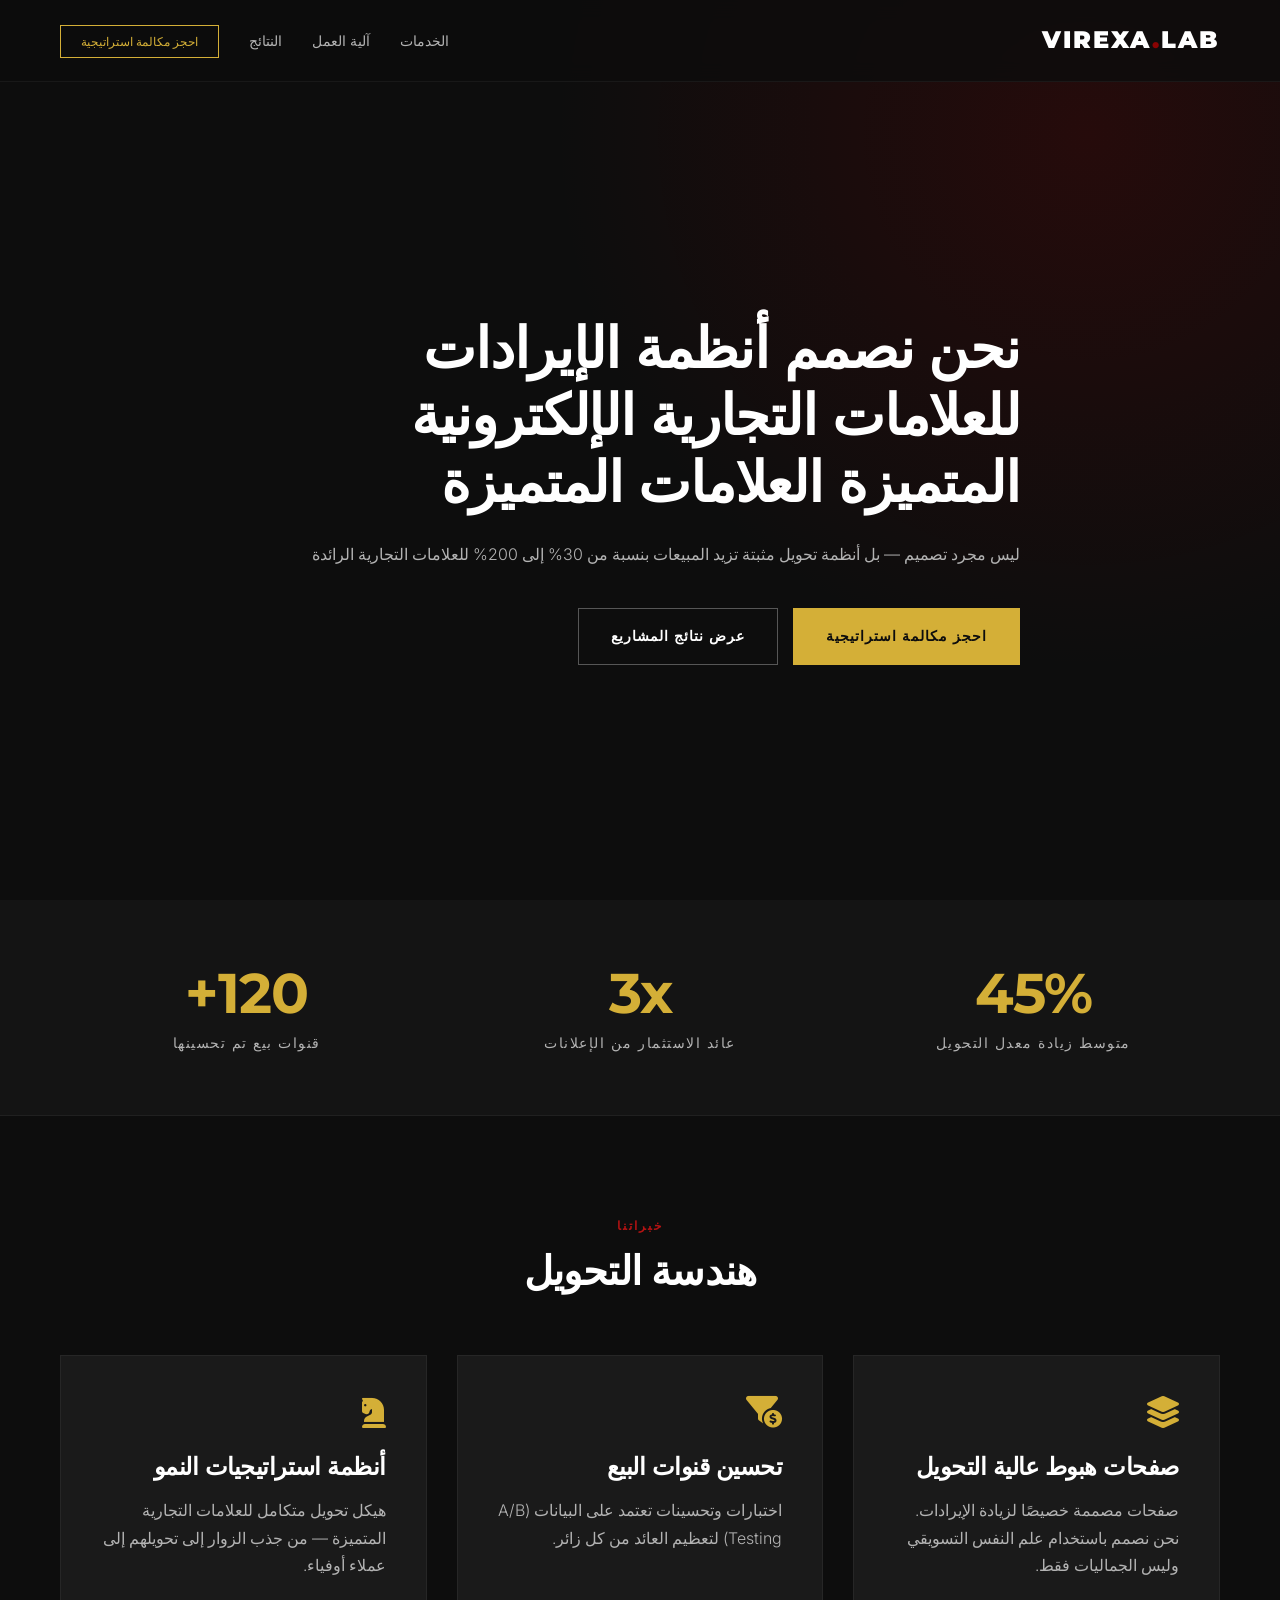
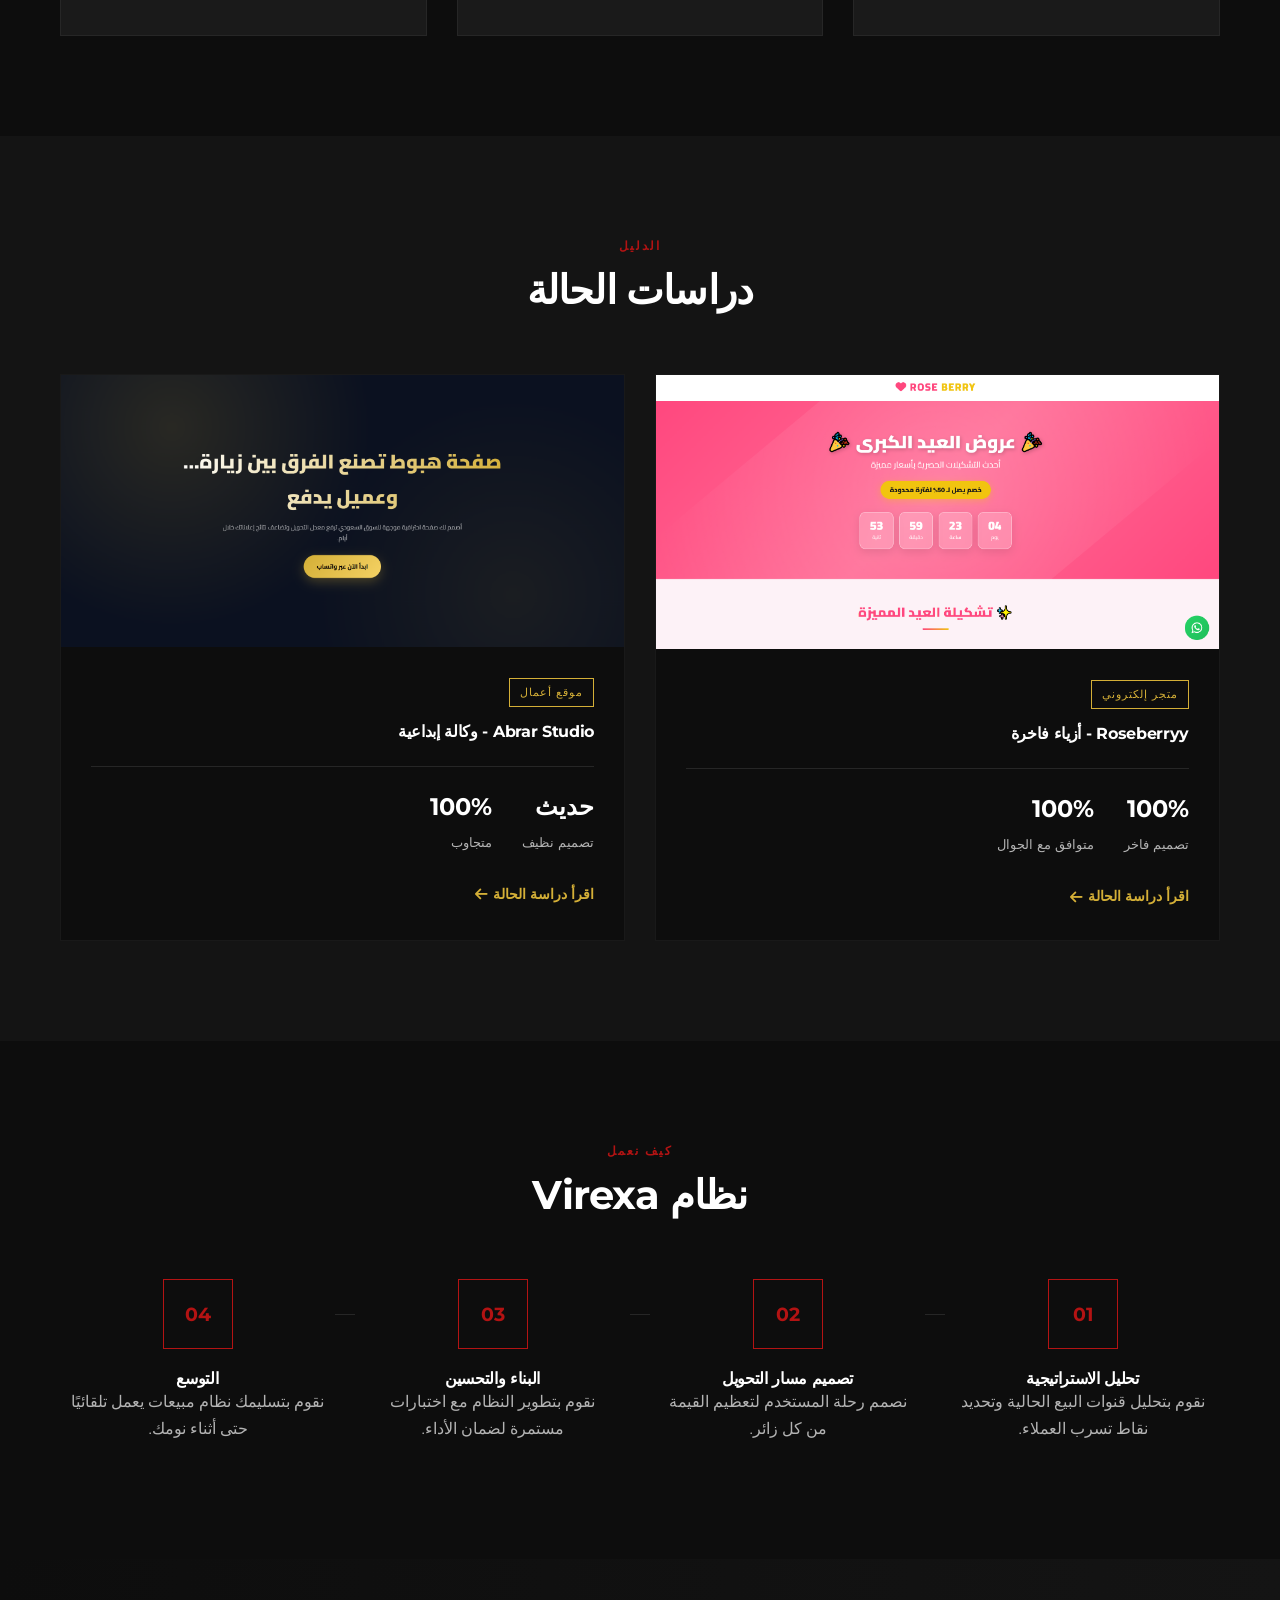
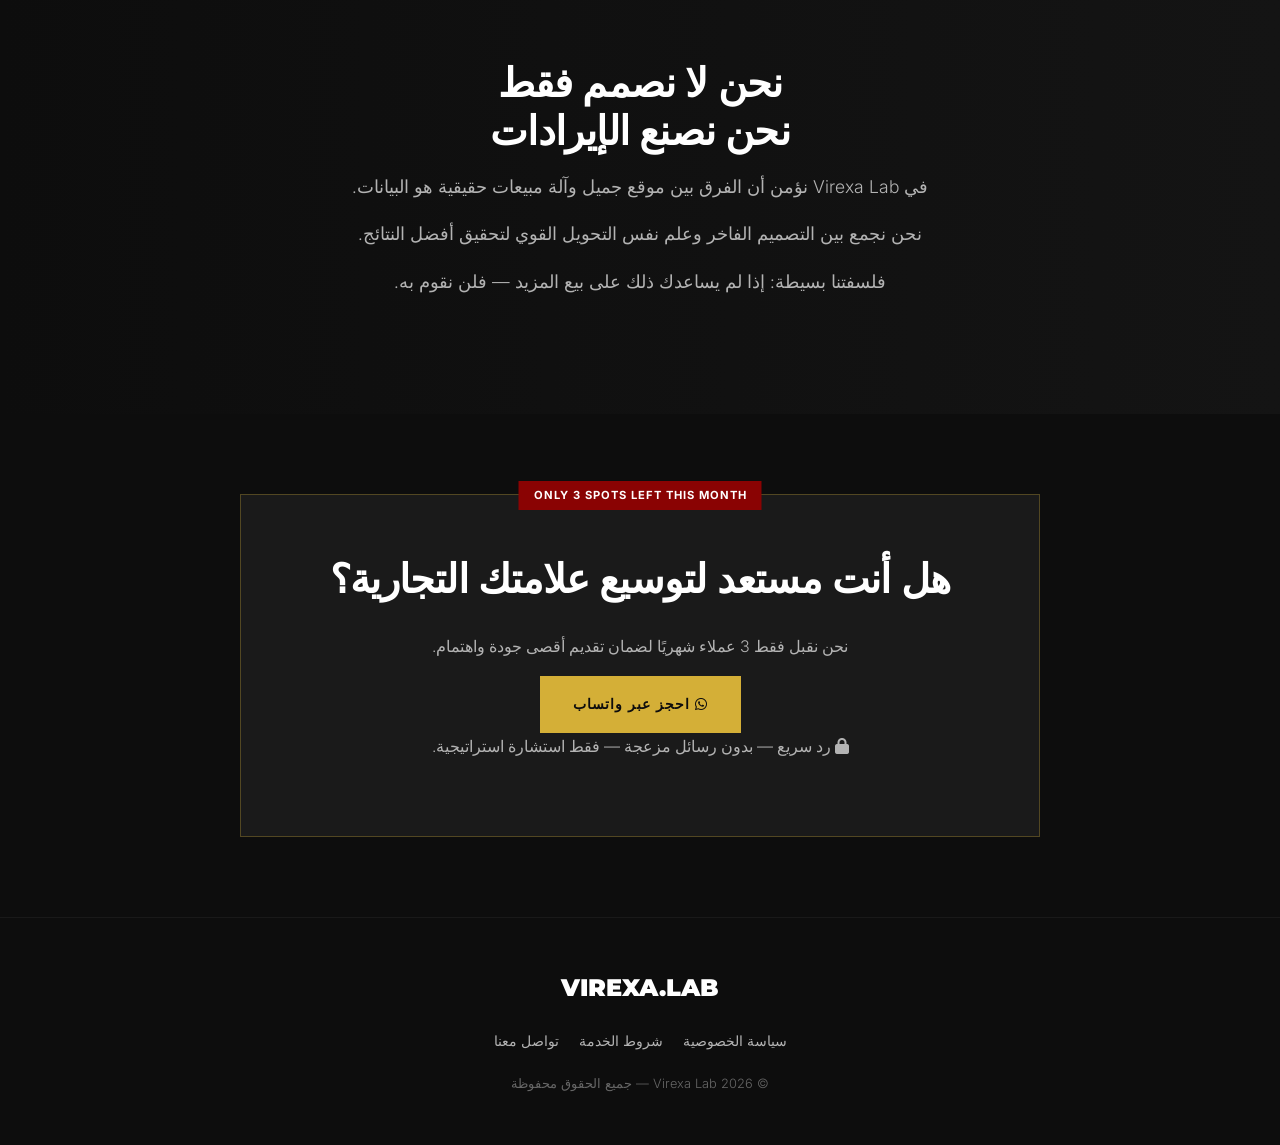
<file: index.html>
<!DOCTYPE html>
<html lang="ar" dir="rtl">
<head>
    <meta charset="UTF-8">
    <meta name="viewport" content="width=device-width, initial-scale=1.0">
<link rel="icon" type="image/png" href="logo.png">

<link rel="apple-touch-icon" href="logo.png">

    <meta name="description" content="يقوم Virexa Lab ببناء قنوات تحويل عالية الأداء وأنظمة نمو للعلامات التجارية المتميزة لزيادة الإيرادات باستخدام استراتيجيات تعتمد على البيانات.">

    <!-- Open Graph -->
    <meta property="og:title" content="Virexa Lab | أنظمة تحويل عالية القيمة">
    <meta property="og:description" content="نقوم ببناء أنظمة تحويل ومبيعات للعلامات التجارية الفاخرة.">
    <meta property="og:image" content="https://images.unsplash.com/photo-1550684848-fac1c5b4e853?auto=format&fit=crop&w=1200&q=80">

    <!-- Google Fonts -->
    <link rel="preconnect" href="https://fonts.googleapis.com">
    <link rel="preconnect" href="https://fonts.gstatic.com" crossorigin>
    <link href="https://fonts.googleapis.com/css2?family=Inter:wght@300;400;600&family=Montserrat:wght@400;700;900&display=swap" rel="stylesheet">

    <!-- Icons -->
    <link rel="stylesheet" href="https://cdnjs.cloudflare.com/ajax/libs/font-awesome/6.0.0/css/all.min.css">

    <link rel="stylesheet" href="style.css">
</head>

<body>

<!-- Navigation -->
<nav class="navbar">
    <div class="container">
        <a href="#" class="logo">VIREXA<span class="dot">.</span>LAB</a>

        <ul class="nav-links">
            <li><a href="#services">الخدمات</a></li>
            <li><a href="#process">آلية العمل</a></li>
            <li><a href="#case-studies">النتائج</a></li>
            <li><a href="#contact" class="btn-nav">احجز مكالمة استراتيجية</a></li>
        </ul>

        <div class="menu-toggle">
            <i class="fas fa-bars"></i>
        </div>
    </div>
</nav>

<!-- Hero Section -->
<header class="hero">
    <div class="hero-bg"></div>

    <div class="container hero-content">

        <h1 class="fade-in">
            نحن نصمم أنظمة الإيرادات للعلامات التجارية الإلكترونية المتميزة
            <span class="highlight">العلامات المتميزة</span>
        </h1>

        <p class="fade-in delay-1">
            ليس مجرد تصميم — بل أنظمة تحويل مثبتة تزيد المبيعات بنسبة من 30% إلى 200% للعلامات التجارية الرائدة
        </p>

        <div class="hero-btns fade-in delay-2">
            <a href="#contact" class="btn btn-primary">احجز مكالمة استراتيجية</a>
            <a href="case-studies.html" class="btn btn-secondary">عرض نتائج المشاريع</a>
        </div>

    </div>
</header>

<!-- Social Proof -->
<section class="stats">
    <div class="container">
        <div class="stats-grid">

            <div class="stat-item">
                <h3>45%</h3>
                <p>متوسط زيادة معدل التحويل</p>
            </div>

            <div class="stat-item">
                <h3>3x</h3>
                <p>عائد الاستثمار من الإعلانات</p>
            </div>

            <div class="stat-item">
                <h3>120+</h3>
                <p>قنوات بيع تم تحسينها</p>
            </div>

        </div>
    </div>
</section>

<!-- Services -->
<section id="services" class="services">

<div class="container">

<div class="section-header">
<span class="subtitle">خبراتنا</span>
<h2>هندسة التحويل</h2>
</div>

<div class="services-grid">

<div class="service-card">
<i class="fas fa-layer-group"></i>
<h3>صفحات هبوط عالية التحويل</h3>
<p>
صفحات مصممة خصيصًا لزيادة الإيرادات. نحن نصمم باستخدام علم النفس التسويقي وليس الجماليات فقط.
</p>
</div>

<div class="service-card">
<i class="fas fa-funnel-dollar"></i>
<h3>تحسين قنوات البيع</h3>
<p>
اختبارات وتحسينات تعتمد على البيانات (A/B Testing) لتعظيم العائد من كل زائر.
</p>
</div>

<div class="service-card">
<i class="fas fa-chess-knight"></i>
<h3>أنظمة استراتيجيات النمو</h3>
<p>
هيكل تحويل متكامل للعلامات التجارية المتميزة — من جذب الزوار إلى تحويلهم إلى عملاء أوفياء.
</p>
</div>

</div>
</div>
</section>

<!-- Case Studies -->
<section id="case-studies" class="case-studies">

<div class="container">

<div class="section-header">
<span class="subtitle">الدليل</span>
<h2>دراسات الحالة</h2>
</div>

<div class="case-grid">

<!-- Case 1 -->
<div class="case-card">
<img src="roseberryy.jpg.png" alt="مشروع Roseberryy">

<div class="case-content">
<span class="tag">متجر إلكتروني</span>

<h4>Roseberryy - أزياء فاخرة</h4>

<div class="case-stats">
<div><strong>100%</strong> <span>تصميم فاخر</span></div>
<div><strong>100%</strong> <span>متوافق مع الجوال</span></div>
</div>

<a href="case-studies.html">
اقرأ دراسة الحالة <i class="fas fa-arrow-left"></i>
</a>

</div>
</div>

<!-- Case 2 -->
<div class="case-card">

<img src="abrarstudio.jpg.png" alt="مشروع Abrar Studio">

<div class="case-content">

<span class="tag">موقع أعمال</span>

<h4>Abrar Studio - وكالة إبداعية</h4>

<div class="case-stats">
<div><strong>حديث</strong> <span>تصميم نظيف</span></div>
<div><strong>100%</strong> <span>متجاوب</span></div>
</div>

<a href="case-studies.html">
اقرأ دراسة الحالة <i class="fas fa-arrow-left"></i>
</a>

</div>
</div>

</div>
</div>
</section>

<!-- Process -->
<section id="process" class="process">

<div class="container">

<div class="section-header">
<span class="subtitle">كيف نعمل</span>
<h2>نظام Virexa</h2>
</div>

<div class="process-steps">

<div class="step">
<div class="step-number">01</div>
<h4>تحليل الاستراتيجية</h4>
<p>نقوم بتحليل قنوات البيع الحالية وتحديد نقاط تسرب العملاء.</p>
</div>

<div class="step">
<div class="step-number">02</div>
<h4>تصميم مسار التحويل</h4>
<p>نصمم رحلة المستخدم لتعظيم القيمة من كل زائر.</p>
</div>

<div class="step">
<div class="step-number">03</div>
<h4>البناء والتحسين</h4>
<p>نقوم بتطوير النظام مع اختبارات مستمرة لضمان الأداء.</p>
</div>

<div class="step">
<div class="step-number">04</div>
<h4>التوسع</h4>
<p>نقوم بتسليمك نظام مبيعات يعمل تلقائيًا حتى أثناء نومك.</p>
</div>

</div>
</div>
</section>

<!-- About -->
<section class="about">

<div class="container">

<div class="about-content">

<h2>
نحن لا نصمم فقط<br>
نحن نصنع الإيرادات
</h2>

<p>
في Virexa Lab نؤمن أن الفرق بين موقع جميل وآلة مبيعات حقيقية هو البيانات.
</p>

<p>
نحن نجمع بين التصميم الفاخر وعلم نفس التحويل القوي لتحقيق أفضل النتائج.
</p>

<p>
فلسفتنا بسيطة: إذا لم يساعدك ذلك على بيع المزيد — فلن نقوم به.
</p>

</div>
</div>
</section>

<!-- CTA -->
<section id="contact" class="cta-section">

<div class="container">

<div class="cta-box">

<h2>هل أنت مستعد لتوسيع علامتك التجارية؟</h2>

<p>
نحن نقبل فقط 3 عملاء شهريًا لضمان تقديم أقصى جودة واهتمام.
</p>

<div class="booking-options">

<a href="https://wa.me/967779720318?text=Hi%20Virexa%20Lab,%20I%20want%20to%20book%20a%20strategy%20call"
target="_blank"
class="btn btn-primary btn-whatsapp">

<i class="fab fa-whatsapp"></i>
احجز عبر واتساب

</a>

</div>

<p class="note">
<i class="fas fa-lock"></i>
رد سريع — بدون رسائل مزعجة — فقط استشارة استراتيجية.
</p>

</div>
</div>
</section>

<!-- Footer -->
<footer>

<div class="container footer-content">

<div class="footer-logo">
VIREXA<span class="dot">.</span>LAB
</div>

<div class="footer-links">
<a href="privacy.html">سياسة الخصوصية</a>
<a href="terms.html">شروط الخدمة</a>
<a href="#contact">تواصل معنا</a>
</div>
<div class="copyright">
© <span id="year"></span> Virexa Lab — جميع الحقوق محفوظة
</div>
</div>
</footer>
<script>document.getElementById("year").textContent = new Date().getFullYear();</script>

<script src="script.js"></script>

</body>
</html>
</file>
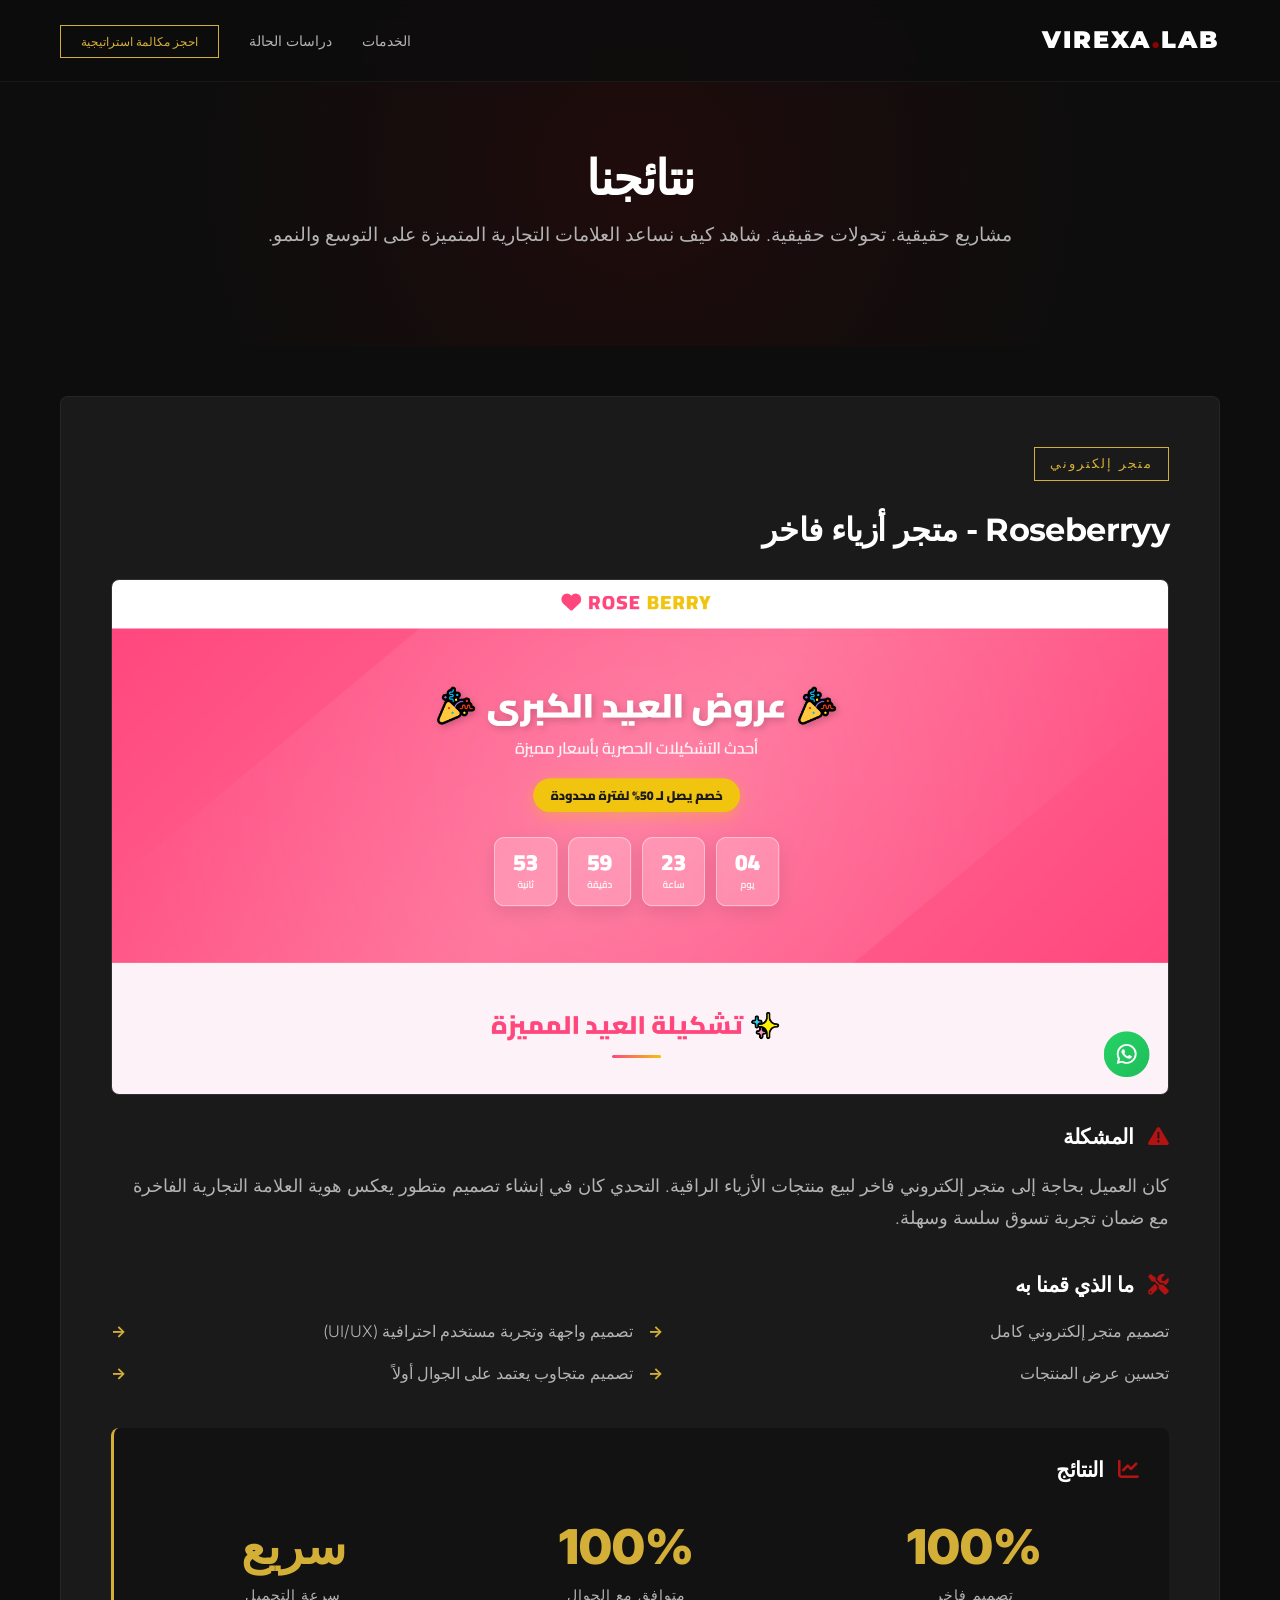
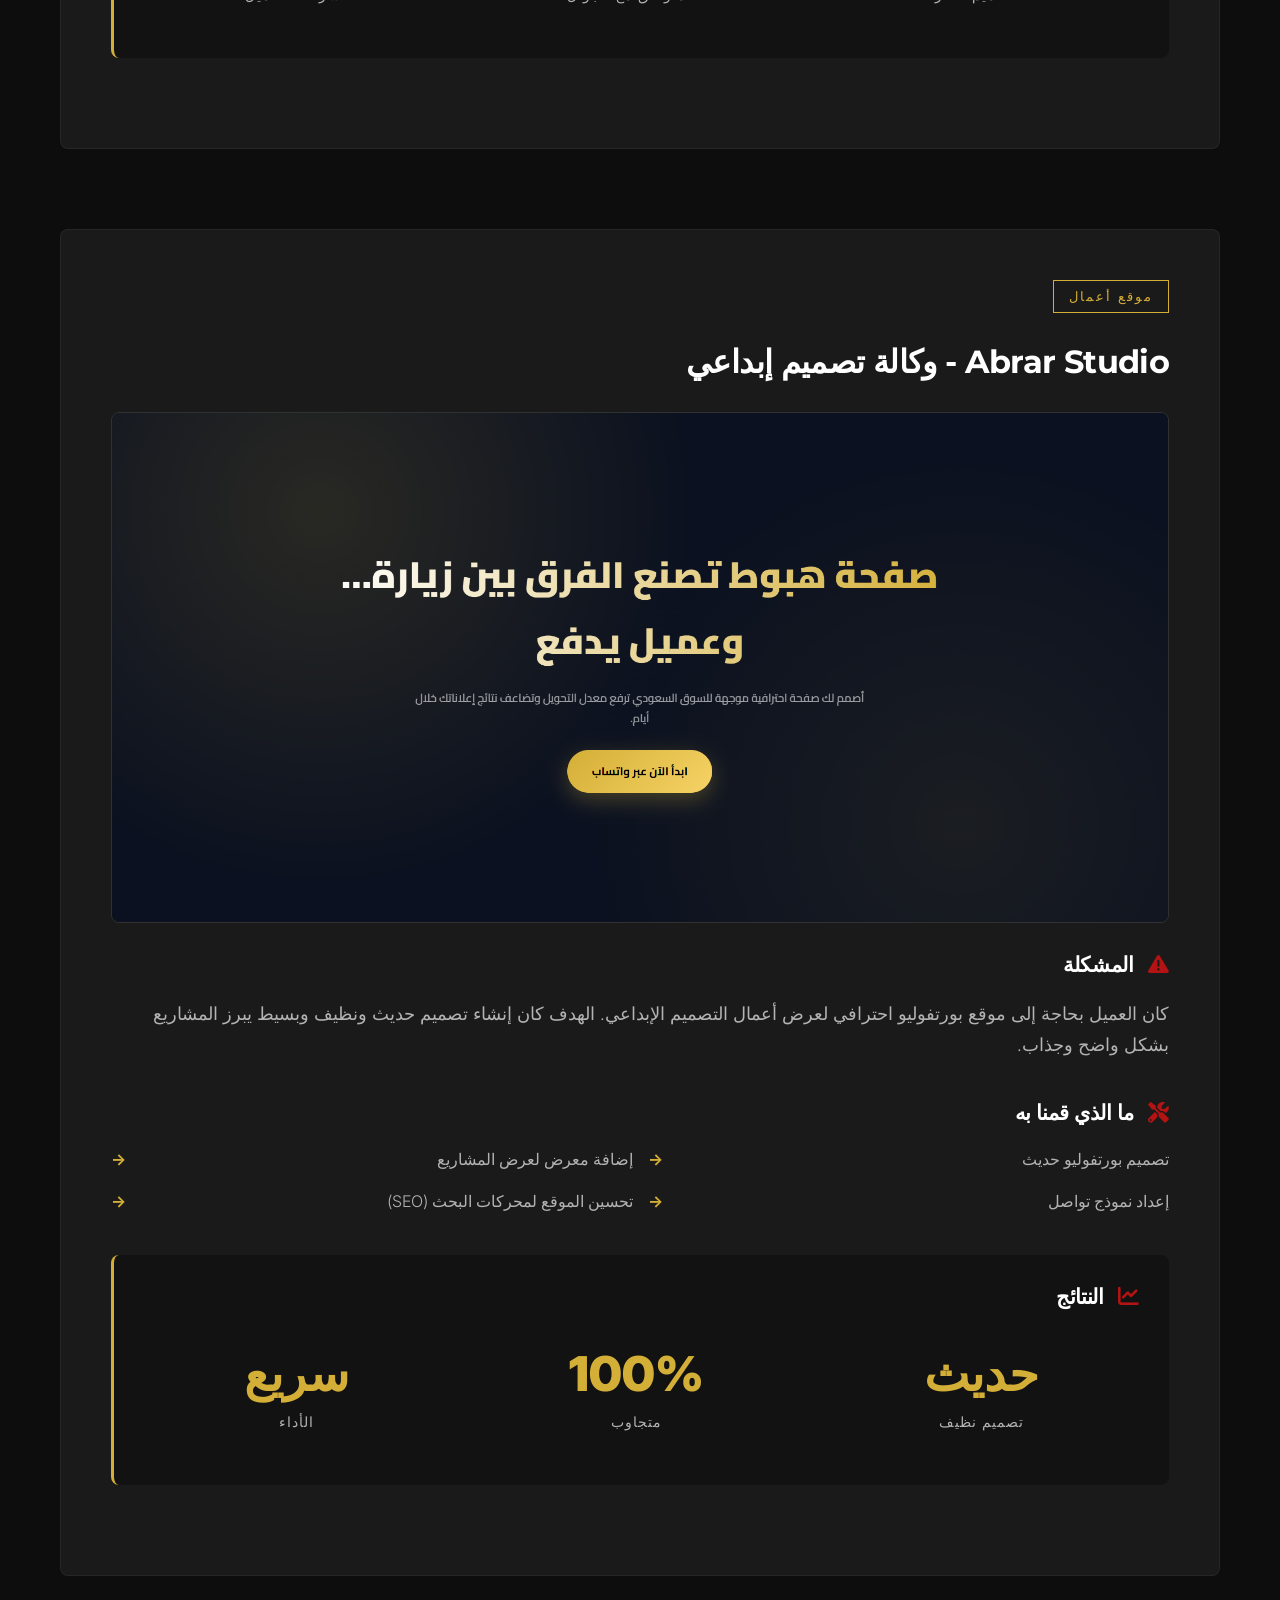
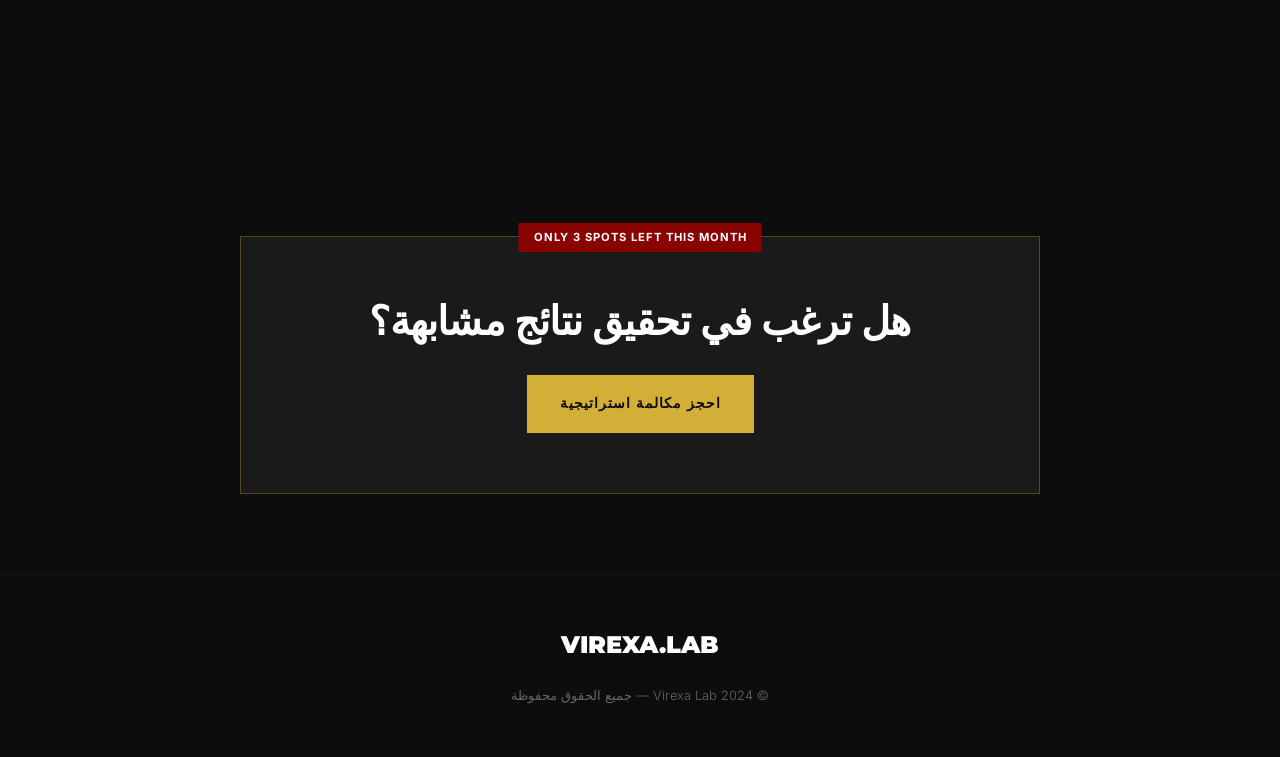
<file: case-studies.html>
<!DOCTYPE html>
<html lang="ar" dir="rtl">
<head>
    <meta charset="UTF-8">
    <meta name="viewport" content="width=device-width, initial-scale=1.0">
    <title>دراسات الحالة | Virexa Lab</title>

    <link rel="stylesheet" href="style.css">

    <link href="https://fonts.googleapis.com/css2?family=Inter:wght@300;400;600&family=Montserrat:wght@400;700;900&display=swap" rel="stylesheet">

    <link rel="stylesheet" href="https://cdnjs.cloudflare.com/ajax/libs/font-awesome/6.0.0/css/all.min.css">

</head>

<body>

<!-- الناف بار -->
<nav class="navbar">
    <div class="container">

        <a href="index.html" class="logo">VIREXA<span class="dot">.</span>LAB</a>

        <ul class="nav-links">
            <li><a href="index.html#services">الخدمات</a></li>
            <li><a href="case-studies.html" class="active">دراسات الحالة</a></li>
            <li><a href="index.html#contact" class="btn-nav">احجز مكالمة استراتيجية</a></li>
        </ul>

    </div>
</nav>

<!-- الهيدر -->
<header class="page-header">
    <div class="container">

        <h1>نتائجنا</h1>

        <p>
            مشاريع حقيقية. تحولات حقيقية. شاهد كيف نساعد العلامات التجارية المتميزة على التوسع والنمو.
        </p>

    </div>
</header>

<!-- قسم دراسات الحالة -->
<section class="all-cases">

<div class="container">

<!-- الحالة الأولى -->
<div class="case-full">

<span class="tag">متجر إلكتروني</span>

<h2>Roseberryy - متجر أزياء فاخر</h2>

<div class="case-showcase">
<img src="roseberryy.jpg.png" alt="مشروع Roseberryy">
</div>

<div class="case-section">

<h4>
<i class="fas fa-exclamation-triangle"></i>
المشكلة
</h4>

<p>
كان العميل بحاجة إلى متجر إلكتروني فاخر لبيع منتجات الأزياء الراقية.  
التحدي كان في إنشاء تصميم متطور يعكس هوية العلامة التجارية الفاخرة مع ضمان تجربة تسوق سلسة وسهلة.
</p>

</div>

<div class="case-section">

<h4>
<i class="fas fa-tools"></i>
ما الذي قمنا به
</h4>

<ul class="solution-list">

<li>تصميم متجر إلكتروني كامل</li>
<li>تصميم واجهة وتجربة مستخدم احترافية (UI/UX)</li>
<li>تحسين عرض المنتجات</li>
<li>تصميم متجاوب يعتمد على الجوال أولاً</li>

</ul>

</div>

<div class="case-section results">

<h4>
<i class="fas fa-chart-line"></i>
النتائج
</h4>

<div class="results-grid">

<div class="result-box">
<span class="number">100%</span>
<span class="label">تصميم فاخر</span>
</div>

<div class="result-box">
<span class="number">100%</span>
<span class="label">متوافق مع الجوال</span>
</div>

<div class="result-box">
<span class="number">سريع</span>
<span class="label">سرعة التحميل</span>
</div>

</div>
</div>
</div>


<!-- الحالة الثانية -->
<div class="case-full">

<span class="tag">موقع أعمال</span>

<h2>Abrar Studio - وكالة تصميم إبداعي</h2>

<div class="case-showcase">
<img src="abrarstudio.jpg.png" alt="مشروع Abrar Studio">
</div>

<div class="case-section">

<h4>
<i class="fas fa-exclamation-triangle"></i>
المشكلة
</h4>

<p>
كان العميل بحاجة إلى موقع بورتفوليو احترافي لعرض أعمال التصميم الإبداعي.  
الهدف كان إنشاء تصميم حديث ونظيف وبسيط يبرز المشاريع بشكل واضح وجذاب.
</p>

</div>

<div class="case-section">

<h4>
<i class="fas fa-tools"></i>
ما الذي قمنا به
</h4>

<ul class="solution-list">

<li>تصميم بورتفوليو حديث</li>
<li>إضافة معرض لعرض المشاريع</li>
<li>إعداد نموذج تواصل</li>
<li>تحسين الموقع لمحركات البحث (SEO)</li>

</ul>

</div>

<div class="case-section results">

<h4>
<i class="fas fa-chart-line"></i>
النتائج
</h4>

<div class="results-grid">

<div class="result-box">
<span class="number">حديث</span>
<span class="label">تصميم نظيف</span>
</div>

<div class="result-box">
<span class="number">100%</span>
<span class="label">متجاوب</span>
</div>

<div class="result-box">
<span class="number">سريع</span>
<span class="label">الأداء</span>
</div>

</div>

</div>

</div>

</div>
</section>


<!-- CTA -->
<section class="cta-section">

<div class="container">

<div class="cta-box">

<h2>
هل ترغب في تحقيق نتائج مشابهة؟
</h2>

<a href="index.html#contact" class="btn btn-primary">
احجز مكالمة استراتيجية
</a>

</div>

</div>
</section>


<!-- الفوتر -->
<footer>

<div class="container footer-content">

<div class="footer-logo">
VIREXA<span class="dot">.</span>LAB
</div>

<div class="copyright">
© 2024 Virexa Lab — جميع الحقوق محفوظة
</div>

</div>

</footer>

</body>
</html>
</file>
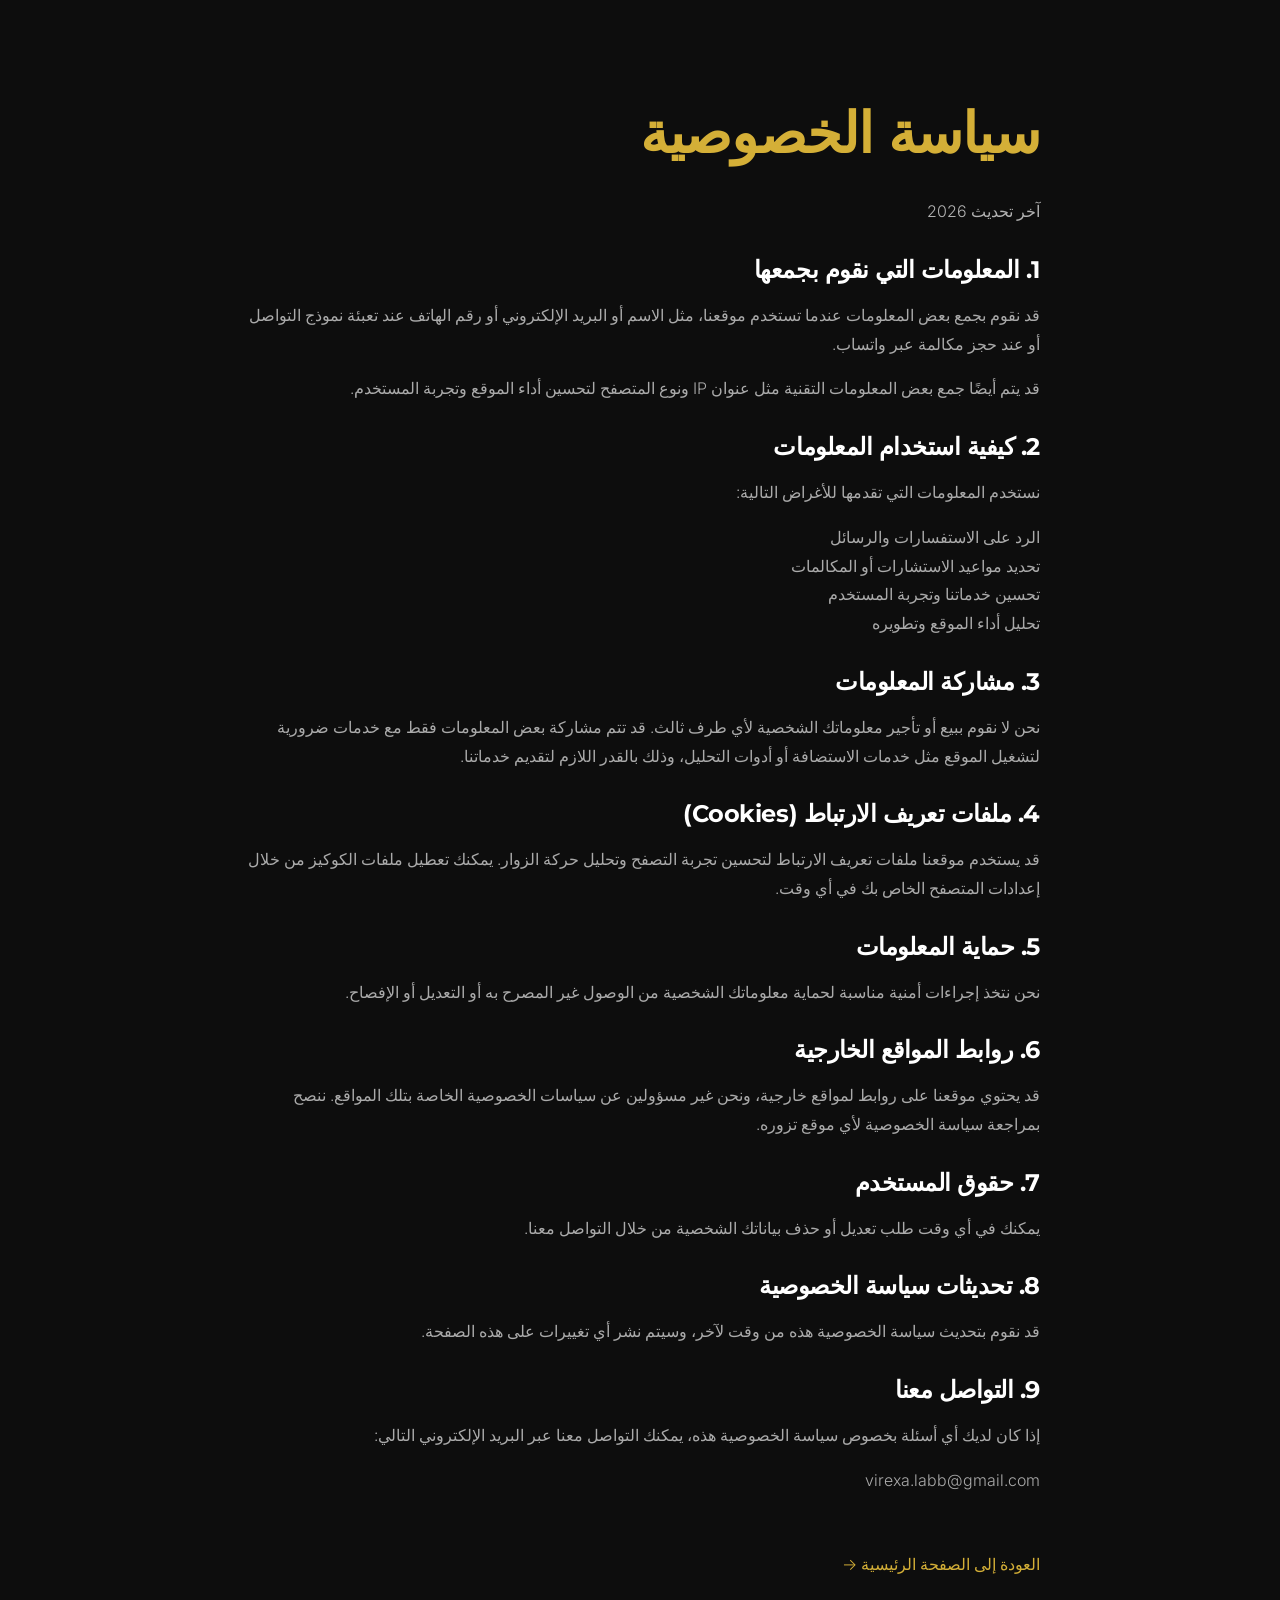
<file: privacy.html>
<!DOCTYPE html>
<html lang="ar" dir="rtl">
<head>
<meta charset="UTF-8">
<meta name="viewport" content="width=device-width, initial-scale=1.0">

<title>سياسة الخصوصية | Virexa Lab</title>

<link rel="stylesheet" href="style.css">

<link href="https://fonts.googleapis.com/css2?family=Inter:wght@300;400;600&family=Montserrat:wght@400;700;900&display=swap" rel="stylesheet">
</head>

<body style="background-color:#0D0D0D; color:#fff; padding:100px 20px; line-height:1.8;">

<div style="max-width:800px; margin:0 auto;">

<h1 style="color:#D4AF37; margin-bottom:30px;">
سياسة الخصوصية
</h1>

<p>
آخر تحديث 2026
</p>

<h3 style="margin-top:30px; color:#fff;">
1. المعلومات التي نقوم بجمعها
</h3>

<p style="color:#aaa;">
قد نقوم بجمع بعض المعلومات عندما تستخدم موقعنا، مثل الاسم أو البريد الإلكتروني أو رقم الهاتف
عند تعبئة نموذج التواصل أو عند حجز مكالمة عبر واتساب.
</p>

<p style="color:#aaa;">
قد يتم أيضًا جمع بعض المعلومات التقنية مثل عنوان IP ونوع المتصفح لتحسين أداء الموقع وتجربة المستخدم.
</p>

<h3 style="margin-top:30px; color:#fff;">
2. كيفية استخدام المعلومات
</h3>

<p style="color:#aaa;">
نستخدم المعلومات التي تقدمها للأغراض التالية:
</p>

<ul style="color:#aaa;">
<li>الرد على الاستفسارات والرسائل</li>
<li>تحديد مواعيد الاستشارات أو المكالمات</li>
<li>تحسين خدماتنا وتجربة المستخدم</li>
<li>تحليل أداء الموقع وتطويره</li>
</ul>

<h3 style="margin-top:30px; color:#fff;">
3. مشاركة المعلومات
</h3>

<p style="color:#aaa;">
نحن لا نقوم ببيع أو تأجير معلوماتك الشخصية لأي طرف ثالث.
قد تتم مشاركة بعض المعلومات فقط مع خدمات ضرورية لتشغيل الموقع مثل
خدمات الاستضافة أو أدوات التحليل، وذلك بالقدر اللازم لتقديم خدماتنا.
</p>

<h3 style="margin-top:30px; color:#fff;">
4. ملفات تعريف الارتباط (Cookies)
</h3>

<p style="color:#aaa;">
قد يستخدم موقعنا ملفات تعريف الارتباط لتحسين تجربة التصفح وتحليل حركة الزوار.
يمكنك تعطيل ملفات الكوكيز من خلال إعدادات المتصفح الخاص بك في أي وقت.
</p>

<h3 style="margin-top:30px; color:#fff;">
5. حماية المعلومات
</h3>

<p style="color:#aaa;">
نحن نتخذ إجراءات أمنية مناسبة لحماية معلوماتك الشخصية من الوصول غير المصرح به
أو التعديل أو الإفصاح.
</p>

<h3 style="margin-top:30px; color:#fff;">
6. روابط المواقع الخارجية
</h3>

<p style="color:#aaa;">
قد يحتوي موقعنا على روابط لمواقع خارجية، ونحن غير مسؤولين عن سياسات الخصوصية الخاصة بتلك المواقع.
ننصح بمراجعة سياسة الخصوصية لأي موقع تزوره.
</p>

<h3 style="margin-top:30px; color:#fff;">
7. حقوق المستخدم
</h3>

<p style="color:#aaa;">
يمكنك في أي وقت طلب تعديل أو حذف بياناتك الشخصية من خلال التواصل معنا.
</p>

<h3 style="margin-top:30px; color:#fff;">
8. تحديثات سياسة الخصوصية
</h3>

<p style="color:#aaa;">
قد نقوم بتحديث سياسة الخصوصية هذه من وقت لآخر، وسيتم نشر أي تغييرات على هذه الصفحة.
</p>

<h3 style="margin-top:30px; color:#fff;">
9. التواصل معنا
</h3>

<p style="color:#aaa;">
إذا كان لديك أي أسئلة بخصوص سياسة الخصوصية هذه، يمكنك التواصل معنا عبر البريد الإلكتروني التالي:
</p>

<p style="color:#aaa;">
virexa.labb@gmail.com
</p>

<a href="index.html" style="display:inline-block; margin-top:40px; color:#D4AF37;">
العودة إلى الصفحة الرئيسية →
</a>

</div>

</body>
</html>
</file>
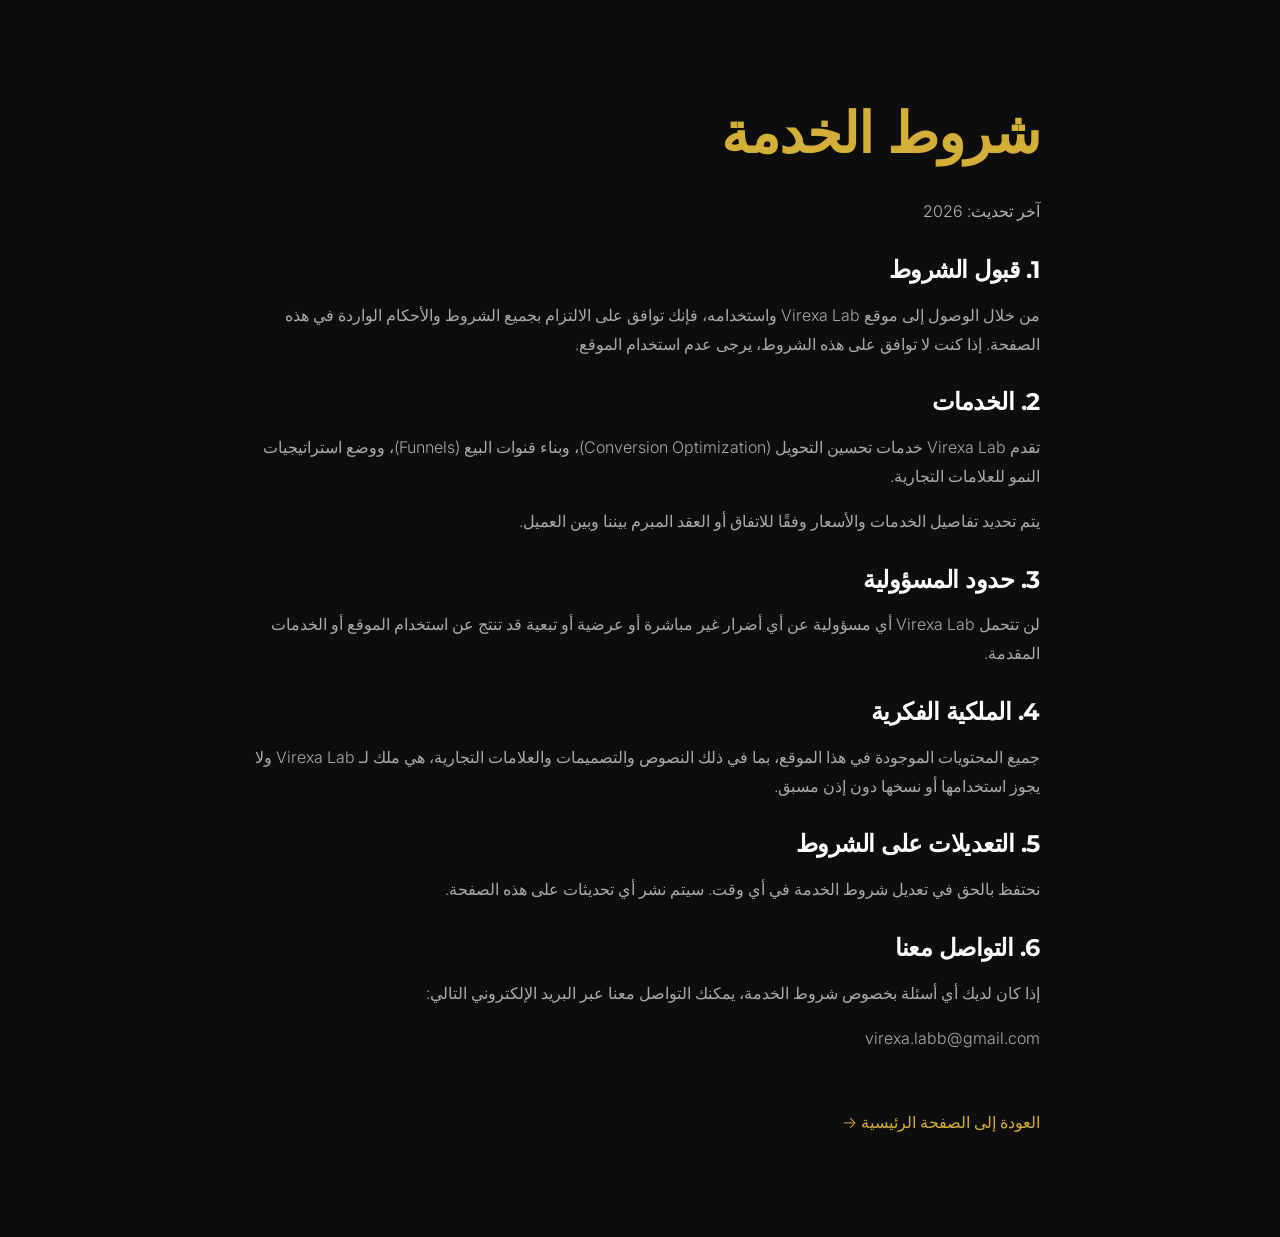
<file: terms.html>
<!DOCTYPE html>
<html lang="ar" dir="rtl">
<head>
<meta charset="UTF-8">
<meta name="viewport" content="width=device-width, initial-scale=1.0">

<title>شروط الخدمة | Virexa Lab</title>

<link rel="stylesheet" href="style.css">

<link href="https://fonts.googleapis.com/css2?family=Inter:wght@300;400;600&family=Montserrat:wght@400;700;900&display=swap" rel="stylesheet">
</head>

<body style="background-color:#0D0D0D; color:#fff; padding:100px 20px; line-height:1.8;">

<div style="max-width:800px; margin:0 auto;">

<h1 style="color:#D4AF37; margin-bottom:30px;">
شروط الخدمة
</h1>

<p>
آخر تحديث: 2026
</p>

<h3 style="margin-top:30px; color:#fff;">
1. قبول الشروط
</h3>

<p style="color:#aaa;">
من خلال الوصول إلى موقع Virexa Lab واستخدامه، فإنك توافق على الالتزام بجميع الشروط والأحكام
الواردة في هذه الصفحة. إذا كنت لا توافق على هذه الشروط، يرجى عدم استخدام الموقع.
</p>

<h3 style="margin-top:30px; color:#fff;">
2. الخدمات
</h3>

<p style="color:#aaa;">
تقدم Virexa Lab خدمات تحسين التحويل (Conversion Optimization)، وبناء قنوات البيع
(Funnels)، ووضع استراتيجيات النمو للعلامات التجارية.
</p>

<p style="color:#aaa;">
يتم تحديد تفاصيل الخدمات والأسعار وفقًا للاتفاق أو العقد المبرم بيننا وبين العميل.
</p>

<h3 style="margin-top:30px; color:#fff;">
3. حدود المسؤولية
</h3>

<p style="color:#aaa;">
لن تتحمل Virexa Lab أي مسؤولية عن أي أضرار غير مباشرة أو عرضية أو تبعية
قد تنتج عن استخدام الموقع أو الخدمات المقدمة.
</p>

<h3 style="margin-top:30px; color:#fff;">
4. الملكية الفكرية
</h3>

<p style="color:#aaa;">
جميع المحتويات الموجودة في هذا الموقع، بما في ذلك النصوص والتصميمات والعلامات التجارية،
هي ملك لـ Virexa Lab ولا يجوز استخدامها أو نسخها دون إذن مسبق.
</p>

<h3 style="margin-top:30px; color:#fff;">
5. التعديلات على الشروط
</h3>

<p style="color:#aaa;">
نحتفظ بالحق في تعديل شروط الخدمة في أي وقت. سيتم نشر أي تحديثات على هذه الصفحة.
</p>

<h3 style="margin-top:30px; color:#fff;">
6. التواصل معنا
</h3>

<p style="color:#aaa;">
إذا كان لديك أي أسئلة بخصوص شروط الخدمة، يمكنك التواصل معنا عبر البريد الإلكتروني التالي:
</p>

<p style="color:#aaa;">
virexa.labb@gmail.com
</p>

<a href="index.html" style="display:inline-block; margin-top:40px; color:#D4AF37;">
العودة إلى الصفحة الرئيسية →
</a>

</div>

</body>
</html>
</file>
<file: style.css>
/* =========================================
   VIREXA LAB - Luxury Conversion System
   (Black x Crimson x Gold)
   ========================================= */

/* 1. Variables & Reset */
:root {
    /* الألوان الأساسية */
    --bg-black: #0D0D0D;
    --bg-dark: #141414;
    --bg-card: #1A1A1A;
    
    /* النصوص */
    --text-white: #FFFFFF;
    --text-gray: #B3B3B3;
    --text-muted: #666666;
    
    /* accents */
    --gold: #D4AF37;
    --gold-hover: #F4CF57;
    --crimson: #8A0303;
    --crimson-light: #B31313;
    
    /* الخطوط */
    --font-heading: 'Montserrat', sans-serif;
    --font-body: 'Inter', sans-serif;
    
    /* المسافات */
    --spacing-section: 100px;
}

/* Reset */
* {
    margin: 0;
    padding: 0;
    box-sizing: border-box;
}

html {
    scroll-behavior: smooth;
}

body {
    background-color: var(--bg-black);
    color: var(--text-white);
    font-family: var(--font-body);
    font-weight: 300;
    line-height: 1.7;
    overflow-x: hidden;
}

a { text-decoration: none; color: inherit; transition: 0.3s ease; }
ul { list-style: none; }
img { max-width: 100%; display: block; }

/* Typography */
h1, h2, h3, h4 {
    font-family: var(--font-heading);
    font-weight: 700;
    line-height: 1.2;
    letter-spacing: -0.02em;
    color: var(--text-white);
}

h1 { font-size: 3.5rem; margin-bottom: 1.5rem; }
h2 { font-size: 2.5rem; margin-bottom: 1rem; }
h3 { font-size: 1.5rem; margin-bottom: 1rem; }
p { color: var(--text-gray); margin-bottom: 1rem; }

.container {
    max-width: 1200px;
    margin: 0 auto;
    padding: 0 20px;
}

/* Buttons */
.btn {
    display: inline-block;
    padding: 16px 32px;
    font-family: var(--font-heading);
    font-weight: 600;
    font-size: 0.85rem;
    text-transform: uppercase;
    letter-spacing: 1px;
    cursor: pointer;
    transition: all 0.3s ease;
    border: 1px solid transparent;
}

.btn-primary {
    background-color: var(--gold);
    color: var(--bg-black);
    border: 1px solid var(--gold);
}

.btn-primary:hover {
    background-color: var(--gold-hover);
    transform: translateY(-2px);
    box-shadow: 0 10px 25px rgba(212, 175, 55, 0.3);
}

.btn-secondary {
    background-color: transparent;
    color: var(--text-white);
    border: 1px solid rgba(255,255,255,0.3);
}

.btn-secondary:hover {
    border-color: var(--text-white);
    background-color: rgba(255,255,255,0.05);
}

/* Navbar */
.navbar {
    position: fixed;
    top: 0;
    left: 0;
    width: 100%;
    padding: 20px 0;
    background: rgba(13, 13, 13, 0.85);
    backdrop-filter: blur(10px);
    z-index: 1000;
    border-bottom: 1px solid rgba(255,255,255,0.05);
}

.navbar .container {
    display: flex;
    justify-content: space-between;
    align-items: center;
}

.logo {
    font-family: var(--font-heading);
    font-weight: 900;
    font-size: 1.5rem;
    letter-spacing: 2px;
    color: var(--text-white);
}

.logo .dot { color: var(--crimson); }

.nav-links { display: flex; gap: 30px; align-items: center; }

.nav-links a {
    font-size: 0.9rem;
    color: var(--text-gray);
    font-weight: 500;
}

.nav-links a:hover { color: var(--text-white); }

.btn-nav {
    border: 1px solid var(--gold) !important;
    color: var(--gold) !important;
    padding: 8px 20px !important;
    font-size: 0.75rem !important;
}

.btn-nav:hover {
    background: var(--gold) !important;
    color: var(--bg-black) !important;
}

.menu-toggle { display: none; font-size: 1.5rem; cursor: pointer; }

/* Hero Section */
.hero {
    height: 100vh;
    display: flex;
    align-items: center;
    position: relative;
    padding-top: 80px;
    background: radial-gradient(circle at 85% 15%, rgba(138, 3, 3, 0.2) 0%, transparent 40%);
}

.hero-content { max-width: 800px; }

.hero h1 .highlight {
    color: #FFFFFF; /* اجعل النص أبيض عادي */
    /* يمكنك حذف التأثير gradient تماماً إذا كان يسبب مشاكل */
}

.hero-btns { margin-top: 2.5rem; display: flex; gap: 15px; }

/* Stats Section */
.stats {
    padding: 60px 0;
    border-bottom: 1px solid rgba(255,255,255,0.05);
    background-color: var(--bg-dark);
}

.stats-grid {
    display: grid;
    grid-template-columns: repeat(3, 1fr);
    text-align: center;
    gap: 20px;
}

.stat-item h3 {
    font-size: 3.5rem;
    color: var(--gold);
    margin-bottom: 5px;
    font-family: var(--font-heading);
}

.stat-item p {
    font-size: 0.85rem;
    text-transform: uppercase;
    letter-spacing: 1.5px;
    margin: 0;
    color: var(--text-gray);
}

/* Services Section */
.services { padding: var(--spacing-section) 0; }

.section-header { margin-bottom: 60px; text-align: center; }

.subtitle {
    color: var(--crimson-light);
    text-transform: uppercase;
    font-size: 0.75rem;
    letter-spacing: 2px;
    font-weight: 600;
    display: block;
    margin-bottom: 10px;
}

.services-grid {
    display: grid;
    grid-template-columns: repeat(auto-fit, minmax(300px, 1fr));
    gap: 30px;
}

.service-card {
    background: var(--bg-card);
    padding: 40px;
    border: 1px solid rgba(255,255,255,0.05);
    transition: all 0.3s ease;
    position: relative;
    overflow: hidden;
}

.service-card:hover {
    border-color: var(--gold);
    transform: translateY(-5px);
}

.service-card::before {
    content: '';
    position: absolute;
    top: 0; left: 0; width: 2px; height: 0;
    background: var(--crimson);
    transition: height 0.3s ease;
}

.service-card:hover::before { height: 100%; }

.service-card i {
    font-size: 2rem;
    color: var(--gold);
    margin-bottom: 25px;
}

/* Case Studies */
.case-studies {
    padding: var(--spacing-section) 0;
    background-color: var(--bg-dark);
}

.case-grid {
    display: grid;
    grid-template-columns: repeat(auto-fit, minmax(450px, 1fr));
    gap: 30px;
}

.case-card {
    background: var(--bg-black);
    border: 1px solid rgba(255,255,255,0.05);
    overflow: hidden;
    transition: 0.3s;
}

.case-card:hover { border-color: var(--text-gray); }

.case-image {
    height: 250px;
    background-size: cover;
    background-position: center;
    transition: 0.5s ease;
}

.case-card:hover .case-image { transform: scale(1.05); }

.case-content { padding: 30px; }

.tag {
    font-size: 0.7rem;
    color: var(--gold);
    text-transform: uppercase;
    letter-spacing: 1px;
    border: 1px solid var(--gold);
    padding: 4px 10px;
    display: inline-block;
    margin-bottom: 15px;
}

.case-stats {
    display: flex;
    gap: 30px;
    margin: 25px 0;
    padding-top: 20px;
    border-top: 1px solid rgba(255,255,255,0.1);
}

.case-stats div strong {
    display: block;
    font-size: 1.5rem;
    color: var(--text-white);
    font-family: var(--font-heading);
}

.case-stats div span {
    font-size: 0.8rem;
    color: var(--text-gray);
}

.case-content a {
    color: var(--gold);
    font-size: 0.9rem;
    font-weight: 600;
    display: inline-flex;
    align-items: center;
    gap: 5px;
}

.case-content a:hover { gap: 10px; }

/* Process */
.process { padding: var(--spacing-section) 0; }

.process-steps {
    display: grid;
    grid-template-columns: repeat(4, 1fr);
    gap: 20px;
    position: relative;
}

.process-steps::before {
    content: '';
    position: absolute;
    top: 35px;
    left: 10%;
    width: 80%;
    height: 1px;
    background: rgba(255,255,255,0.1);
    z-index: 0;
}

.step {
    position: relative;
    z-index: 1;
    text-align: center;
    background: var(--bg-black);
    padding: 0 10px;
}

.step-number {
    width: 70px;
    height: 70px;
    border: 1px solid var(--crimson-light);
    color: var(--crimson-light);
    font-family: var(--font-heading);
    font-weight: 700;
    font-size: 1.2rem;
    display: flex;
    align-items: center;
    justify-content: center;
    margin: 0 auto 20px;
    background: var(--bg-black);
}

/* About */
.about {
    padding: var(--spacing-section) 0;
    background: linear-gradient(to right, var(--bg-black), var(--bg-dark));
    text-align: center;
}

.about-content { max-width: 700px; margin: 0 auto; }
.about p { font-size: 1.1rem; line-height: 1.8; }

/* CTA Section */
.cta-section { padding: var(--spacing-section) 0; text-align: center; }

.cta-box {
    background: var(--bg-card);
    padding: 60px 40px;
    border: 1px solid rgba(212, 175, 55, 0.3);
    max-width: 800px;
    margin: 0 auto;
    position: relative;
    background-image: url('https://www.transparenttextures.com/patterns/carbon-fibre.png'); /* optional texture */
}

.cta-box::before {
    content: 'Only 3 Spots Left This Month';
    position: absolute;
    top: -14px;
    left: 50%;
    transform: translateX(-50%);
    background: var(--crimson);
    color: white;
    padding: 5px 15px;
    font-size: 0.7rem;
    font-weight: bold;
    text-transform: uppercase;
    letter-spacing: 1px;
}

/* Footer */
footer {
    padding: 50px 0;
    border-top: 1px solid rgba(255,255,255,0.05);
    background-color: var(--bg-black);
    text-align: center;
}

.footer-content { display: flex; flex-direction: column; gap: 20px; }

.footer-links { display: flex; gap: 20px; justify-content: center; }

.footer-links a { color: var(--text-gray); font-size: 0.9rem; }
.footer-links a:hover { color: var(--gold); }

.copyright { color: var(--text-muted); font-size: 0.8rem; }

/* Responsive (Mobile) */
@media (max-width: 768px) {
    h1 { font-size: 2.2rem; }
    h2 { font-size: 1.8rem; }
    
    .nav-links { display: none; }
    .menu-toggle { display: block; color: white; }
    
    .hero { height: auto; padding: 120px 0 80px; text-align: center; }
    .hero-btns { flex-direction: column; width: 100%; }
    .btn { width: 100%; text-align: center; }
    
    .stats-grid { grid-template-columns: 1fr; gap: 40px; }
    .process-steps { grid-template-columns: 1fr; gap: 40px; }
    .process-steps::before { display: none; }
    
    .case-grid { grid-template-columns: 1fr; }
    
    .cta-box { padding: 40px 20px; }
}










/* =========================================
   CASE STUDIES PAGE - Detailed Styles
   ========================================= */

/* الهيدر */
.page-header {
    padding: 150px 0 80px;
    text-align: center;
    background: radial-gradient(circle at 50% 50%, rgba(138, 3, 3, 0.15), transparent 70%);
}

.page-header h1 { font-size: 3rem; margin-bottom: 10px; }
.page-header p { font-size: 1.2rem; color: var(--text-gray); }

.all-cases { padding: 50px 0 100px; }

/* الحالة الكاملة (case-full) */
.case-full {
    background: var(--bg-card);
    padding: 50px;
    margin-bottom: 80px;
    border: 1px solid rgba(255,255,255,0.05);
    border-radius: 8px;
}

.case-full .tag {
    font-size: 0.8rem;
    color: var(--gold);
    text-transform: uppercase;
    letter-spacing: 2px;
    border: 1px solid var(--gold);
    padding: 5px 15px;
    display: inline-block;
    margin-bottom: 30px;
}

/* الأقسام (Problem, Solution, Results) */
.case-section { margin-bottom: 40px; }

.case-section h4 {
    color: var(--text-white);
    margin-bottom: 20px;
    font-size: 1.3rem;
    display: flex;
    align-items: center;
    gap: 15px;
}

.case-section h4 i { color: var(--crimson-light); }

.case-section p { font-size: 1.1rem; line-height: 1.8; }

/* قائمة الحل */
.solution-list {
    list-style: none;
    display: grid;
    grid-template-columns: repeat(2, 1fr);
    gap: 15px;
}

.solution-list li {
    color: var(--text-gray);
    padding-left: 25px;
    position: relative;
    font-size: 1rem;
}

.solution-list li::before {
    content: '→';
    position: absolute;
    left: 0;
    color: var(--gold);
    font-weight: bold;
}

/* النتائج */
.case-section.results {
    background: rgba(0,0,0,0.3);
    padding: 30px;
    border-radius: 8px;
    border-left: 3px solid var(--gold);
}

.results-grid {
    display: flex;
    justify-content: space-around;
    margin-top: 20px;
    flex-wrap: wrap;
    gap: 20px;
}

.result-box {
    text-align: center;
    padding: 20px;
}

.result-box .number {
    display: block;
    font-size: 3rem;
    font-weight: 900;
    color: var(--gold);
    line-height: 1;
    margin-bottom: 10px;
}

.result-box .label {
    font-size: 0.9rem;
    color: var(--text-gray);
    text-transform: uppercase;
    letter-spacing: 1px;
}

/* CTA Box */
.cta-section { padding: 80px 0; text-align: center; }

.cta-box {
    background: var(--bg-card);
    padding: 60px 40px;
    border: 1px solid rgba(212, 175, 55, 0.3);
    max-width: 800px;
    margin: 0 auto;
}

.cta-box h2 { margin-bottom: 30px; }

/* الفوتر */
footer {
    padding: 50px 0;
    border-top: 1px solid rgba(255,255,255,0.05);
    background-color: var(--bg-black);
    text-align: center;
}

.footer-content { display: flex; flex-direction: column; gap: 20px; }
.footer-logo { font-size: 1.5rem; font-weight: 900; color: var(--text-white); font-family: var(--font-heading); }
.copyright { color: var(--text-muted); font-size: 0.8rem; }

/* الجوال */
@media (max-width: 768px) {
    .page-header h1 { font-size: 2rem; }
    .case-full { padding: 25px; }
    .solution-list { grid-template-columns: 1fr; }
    .results-grid { flex-direction: column; gap: 30px; }
    .result-box .number { font-size: 2.5rem; }
}


/* صورة الـ Case Study */
.case-showcase {
    margin: 30px 0;
    border-radius: 8px;
    overflow: hidden;
    border: 1px solid rgba(255,255,255,0.1);
}

.case-showcase img {
    width: 100%;
    height: auto;
    display: block;
}

.case-full h2 {
    margin-bottom: 30px;
    font-size: 2rem;
}
</file>
